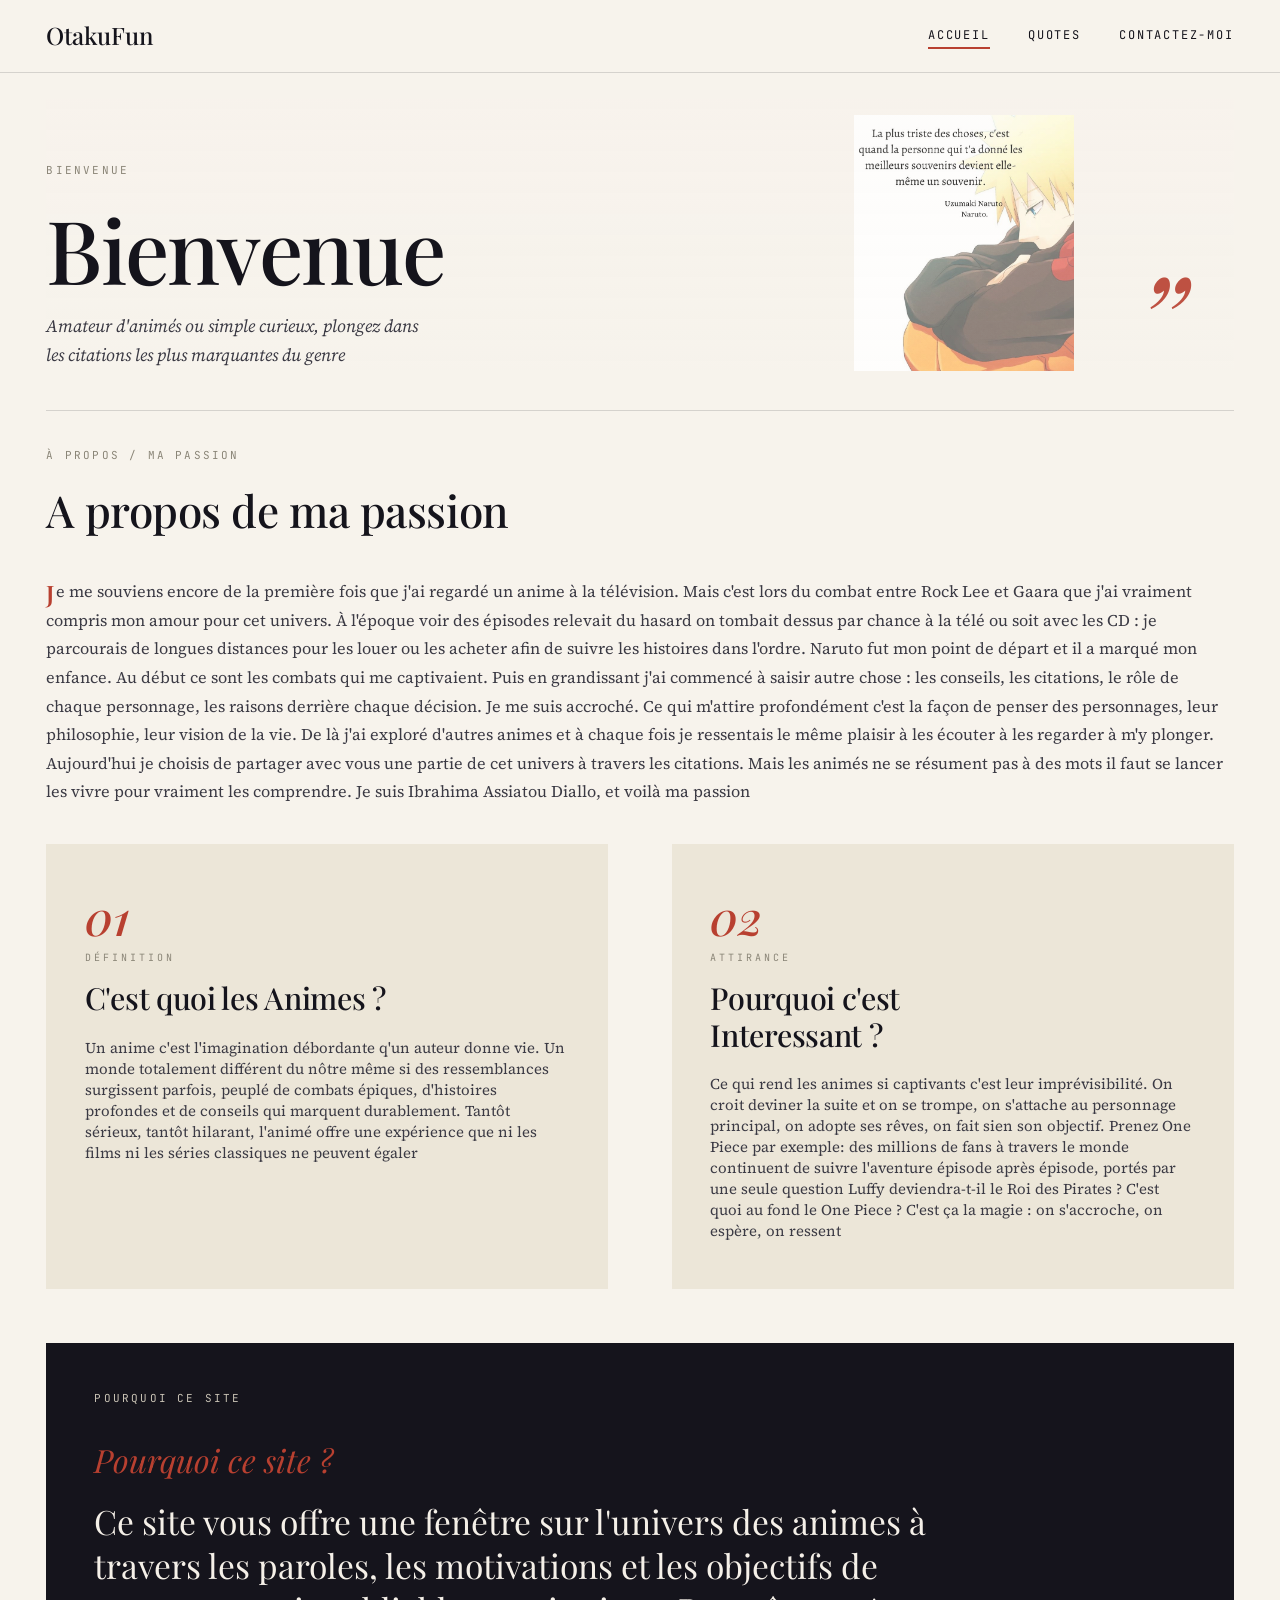
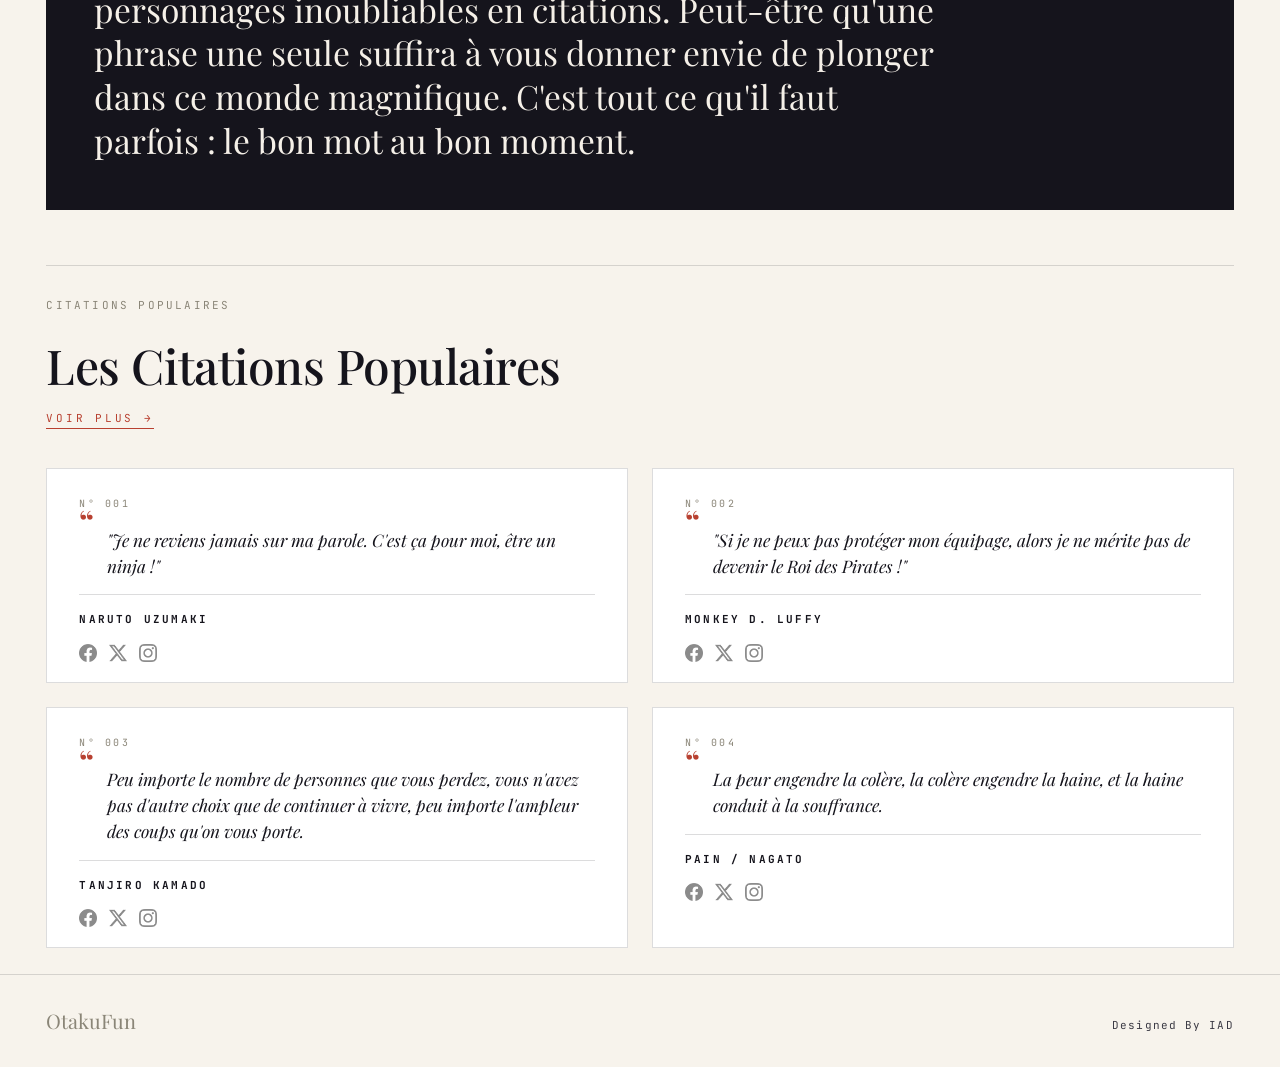
<file: index.html>
<!DOCTYPE html>
<html lang="fr">

<head>
    <meta charset="UTF-8">
    <meta name="viewport" content="width=device-width, initial-scale=1.0">
    <meta name="description"
        content="OtakuFun — La voix des animés. Amateur d'animés ou simple curieux, plongez dans les citations les plus marquantes du genre.">
    <title>OtakuFun</title>

    <link rel="preconnect" href="https://fonts.googleapis.com">
    <link rel="preconnect" href="https://fonts.gstatic.com" crossorigin>
    <link
        href="https://fonts.googleapis.com/css2?family=Playfair+Display:ital,wght@0,400;0,500;0,600;0,700;1,400;1,500;1,700&family=Source+Serif+4:ital,wght@0,400;0,600;1,400&family=JetBrains+Mono:wght@400;500;700&display=swap"
        rel="stylesheet">

    <link rel="stylesheet" href="style.css">
    <link rel="stylesheet" href="print.css" media="print">

</head>

<body>
    
    <header class="site-header">
        <a href="index.html" class="logo">OtakuFun</a>
        <nav class="site-nav">
            <a href="index.html" aria-current="page">Accueil</a>
            <a href="quotes.html">Quotes</a>
            <a href="contact.html">Contactez-moi</a>
        </nav>
    </header>

    <section class="page">
        <div class="hero">
            <h1>Bienvenue</h1>
            <p>Amateur d'animés ou simple curieux, plongez dans les citations les plus marquantes du genre</p>
        </div>
        <h1 class="about-title">A propos de ma passion</h1>
        <p class="about-text">Je me souviens encore de la première fois que j'ai regardé un anime à la télévision. Mais c'est lors du
            combat entre Rock Lee et Gaara que j'ai vraiment compris mon amour pour cet univers. À l'époque voir des
            épisodes relevait du hasard on tombait dessus par chance à la télé ou soit avec les CD : je parcourais
            de longues distances pour les louer ou les acheter afin de suivre les histoires dans l'ordre.
            Naruto fut mon point de départ et il a marqué mon enfance. Au début ce sont les combats qui me
            captivaient. Puis en grandissant j'ai commencé à saisir autre chose : les conseils, les citations, le rôle
            de chaque personnage, les raisons derrière chaque décision. Je me suis accroché. Ce qui m'attire
            profondément c'est la façon de penser des personnages, leur philosophie, leur vision de la vie.
            De là j'ai exploré d'autres animes et à chaque fois je ressentais le même plaisir à les écouter à les
            regarder à m'y plonger.
            Aujourd'hui je choisis de partager avec vous une partie de cet univers à travers les citations. Mais les
            animés ne se résument pas à des mots il faut se lancer les vivre pour vraiment les comprendre.
            Je suis Ibrahima Assiatou Diallo, et voilà ma passion</p>

        <div class="card card--definition">
            <h1>C'est quoi les Animes ?</h1>
            <p>Un anime c'est l'imagination débordante q'un auteur donne vie. Un monde totalement différent du nôtre
                même si des ressemblances surgissent parfois, peuplé de combats épiques, d'histoires profondes et de
                conseils qui marquent durablement. Tantôt sérieux, tantôt hilarant, l'animé offre une expérience que ni
                les films ni les séries classiques ne peuvent égaler</p>
        </div>

        <div class="card card--attirance">
            <h1>Pourquoi c'est Interessant ?</h1>
            <p>Ce qui rend les animes si captivants c'est leur imprévisibilité. On croit deviner la suite et on se
                trompe,
                on s'attache au personnage principal, on adopte ses rêves, on fait sien son objectif. Prenez One Piece
                par exemple:
                des millions de fans à travers le monde continuent de suivre l'aventure épisode après épisode, portés
                par une seule question Luffy deviendra-t-il le Roi des Pirates ? C'est quoi au fond le One Piece
                ? C'est ça la magie : on s'accroche, on espère, on ressent</p>
        </div>

        <div class="feature">
            <h1>Pourquoi ce site ?</h1>
            <p>Ce site vous offre une fenêtre sur l'univers des animes à travers les paroles, les motivations et les
                objectifs de personnages inoubliables en citations. Peut-être qu'une phrase une seule
                suffira à vous donner envie de plonger dans ce monde magnifique. C'est tout ce qu'il faut parfois : le
                bon mot au bon moment.</p>
        </div>

        <div class="quotes-header">
            <h1>Les Citations Populaires</h1>
            <a href="quotes.html" class="quotes-header__link">
                <h2>voir plus</h2>
            </a>
        </div>
        <div class="quotes-grid">
            <div class="quote-card">
                <p class="quote-card__text">"Je ne reviens jamais sur ma parole. C'est ça pour moi, être un ninja !" <span class="quote-card__author">Naruto Uzumaki</span></p>
                <div class="quote-card__socials">
                    <img src="facebook.png" alt="facebook icon">
                    <img src="twitter-alt.png" alt="x icon">
                    <img src="instagram.png" alt="instagram icon">
                </div>
            </div>
            <div class="quote-card">
                <p class="quote-card__text">"Si je ne peux pas protéger mon équipage, alors je ne mérite pas de devenir le Roi des Pirates !" <span class="quote-card__author">Monkey D. Luffy</span></p>
                <div class="quote-card__socials">
                    <img src="facebook.png" alt="facebook icon">
                    <img src="twitter-alt.png" alt="x icon">
                    <img src="instagram.png" alt="instagram icon">
                </div>
            </div>
            <div class="quote-card">
                <p class="quote-card__text">Peu importe le nombre de personnes que vous perdez, vous n'avez pas d'autre choix que de continuer à
                    vivre, peu importe l'ampleur des coups qu'on vous porte. <span class="quote-card__author">Tanjiro Kamado</span></p>
                <div class="quote-card__socials">
                    <img src="facebook.png" alt="facebook icon">
                    <img src="twitter-alt.png" alt="x icon">
                    <img src="instagram.png" alt="instagram icon">
                </div>
            </div>
            <div class="quote-card">
                <p class="quote-card__text">La peur engendre la colère, la colère engendre la haine, et la haine conduit à la souffrance. <span class="quote-card__author">Pain / Nagato</span></p>
                <div class="quote-card__socials">
                    <img src="facebook.png" alt="facebook icon">
                    <img src="twitter-alt.png" alt="x icon">
                    <img src="instagram.png" alt="instagram icon">
                </div>
            </div>
        </div>
    </section>

    <footer class="site-footer">
        <div class="site-footer__brand">
            OtakuFun
        </div>
        <div class="site-footer__credit">
            Designed By IAD
        </div>
    </footer>
</body>

</html>
</file>
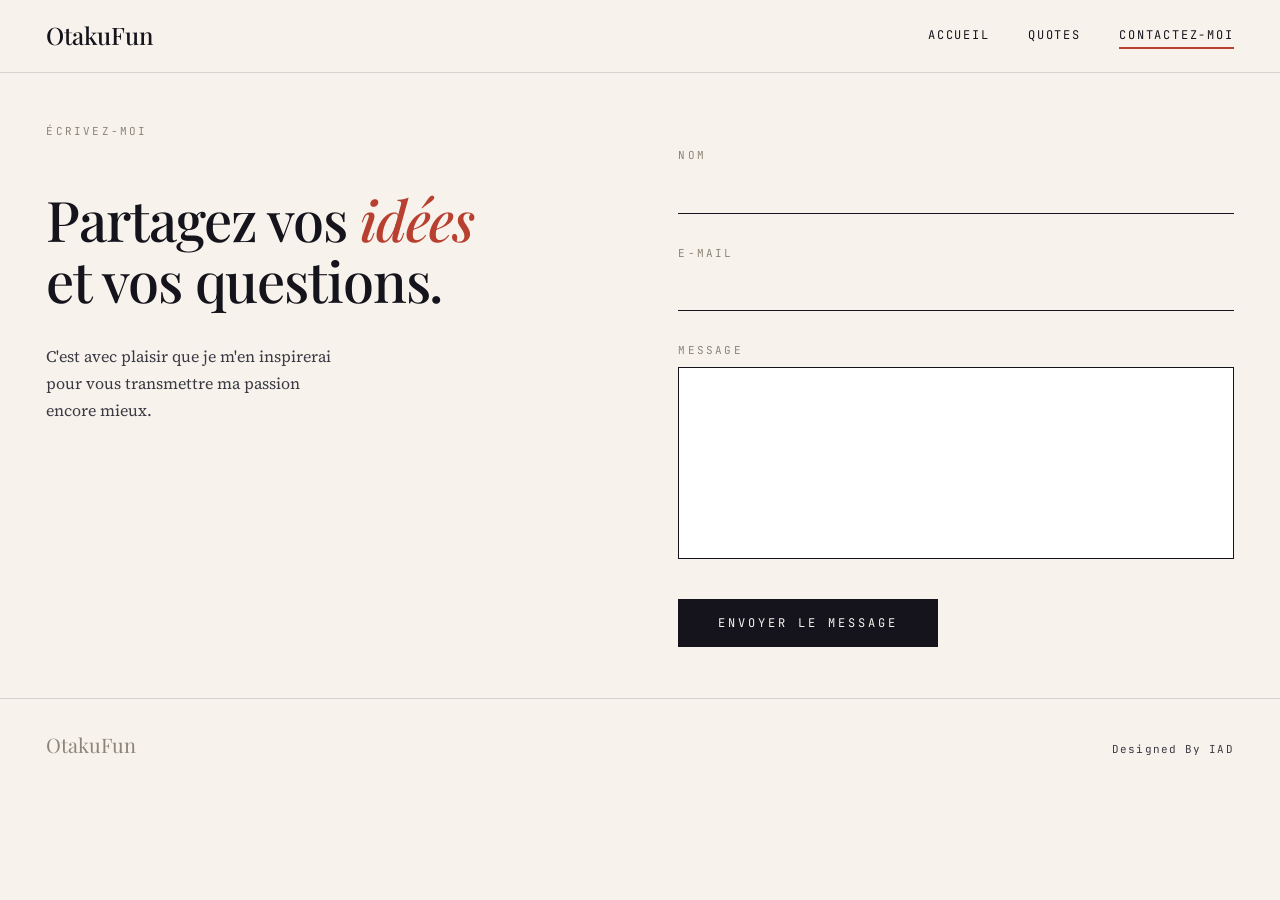
<file: contact.html>
<!DOCTYPE html>
<html lang="en">

<head>
    <meta charset="UTF-8">
    <meta name="viewport" content="width=device-width, initial-scale=1.0">
    <meta name="description"
        content="OtakuFun — La voix des animés. Amateur d'animés ou simple curieux, plongez dans les citations les plus marquantes du genre.">
    <title>OtakuFun</title>

    <link rel="preconnect" href="https://fonts.googleapis.com">
    <link rel="preconnect" href="https://fonts.gstatic.com" crossorigin>
    <link
        href="https://fonts.googleapis.com/css2?family=Playfair+Display:ital,wght@0,400;0,500;0,600;0,700;1,400;1,500;1,700&family=Source+Serif+4:ital,wght@0,400;0,600;1,400&family=JetBrains+Mono:wght@400;500;700&display=swap"
        rel="stylesheet">

    <link rel="stylesheet" href="style.css">
    <link rel="stylesheet" href="print.css" media="print">

</head>

<body>
    <header class="site-header">
        <a href="index.html" class="logo">OtakuFun</a>
        <nav class="site-nav">
            <a href="index.html">Accueil</a>
            <a href="quotes.html">Quotes</a>
            <a href="contact.html" aria-current="page">Contactez-moi</a>
        </nav>
    </header>

    <section class="contact">
        <div class="contact__intro">
            <h1 class="contact__title">
                Partagez vos <em>idées</em> et vos questions.
            </h1>
            <p class="contact__lead">
                C'est avec plaisir que je m'en inspirerai pour vous transmettre ma passion encore mieux.
            </p>
        </div>

        <form action="#" method="post" class="contact-form">
            <div class="field">
                <label for="name" class="field__label">Nom</label>
                <input type="text" name="user_name" id="name" class="field__input" required />
            </div>

            <div class="field">
                <label for="mail" class="field__label">E-mail</label>
                <input type="email" name="user_mail" id="mail" class="field__input" required />
            </div>

            <div class="field">
                <label for="msg" class="field__label">Message</label>
                <textarea name="user_message" id="msg" class="field__input field__input--area" rows="6" required></textarea>
            </div>

            <button type="submit" class="contact-form__submit">Envoyer le message</button>
        </form>
    </section>
    
    <footer class="site-footer">
        <div class="site-footer__brand">
            OtakuFun
        </div>
        <div class="site-footer__credit">
            Designed By IAD
        </div>
    </footer>
</body>

</html>
</file>
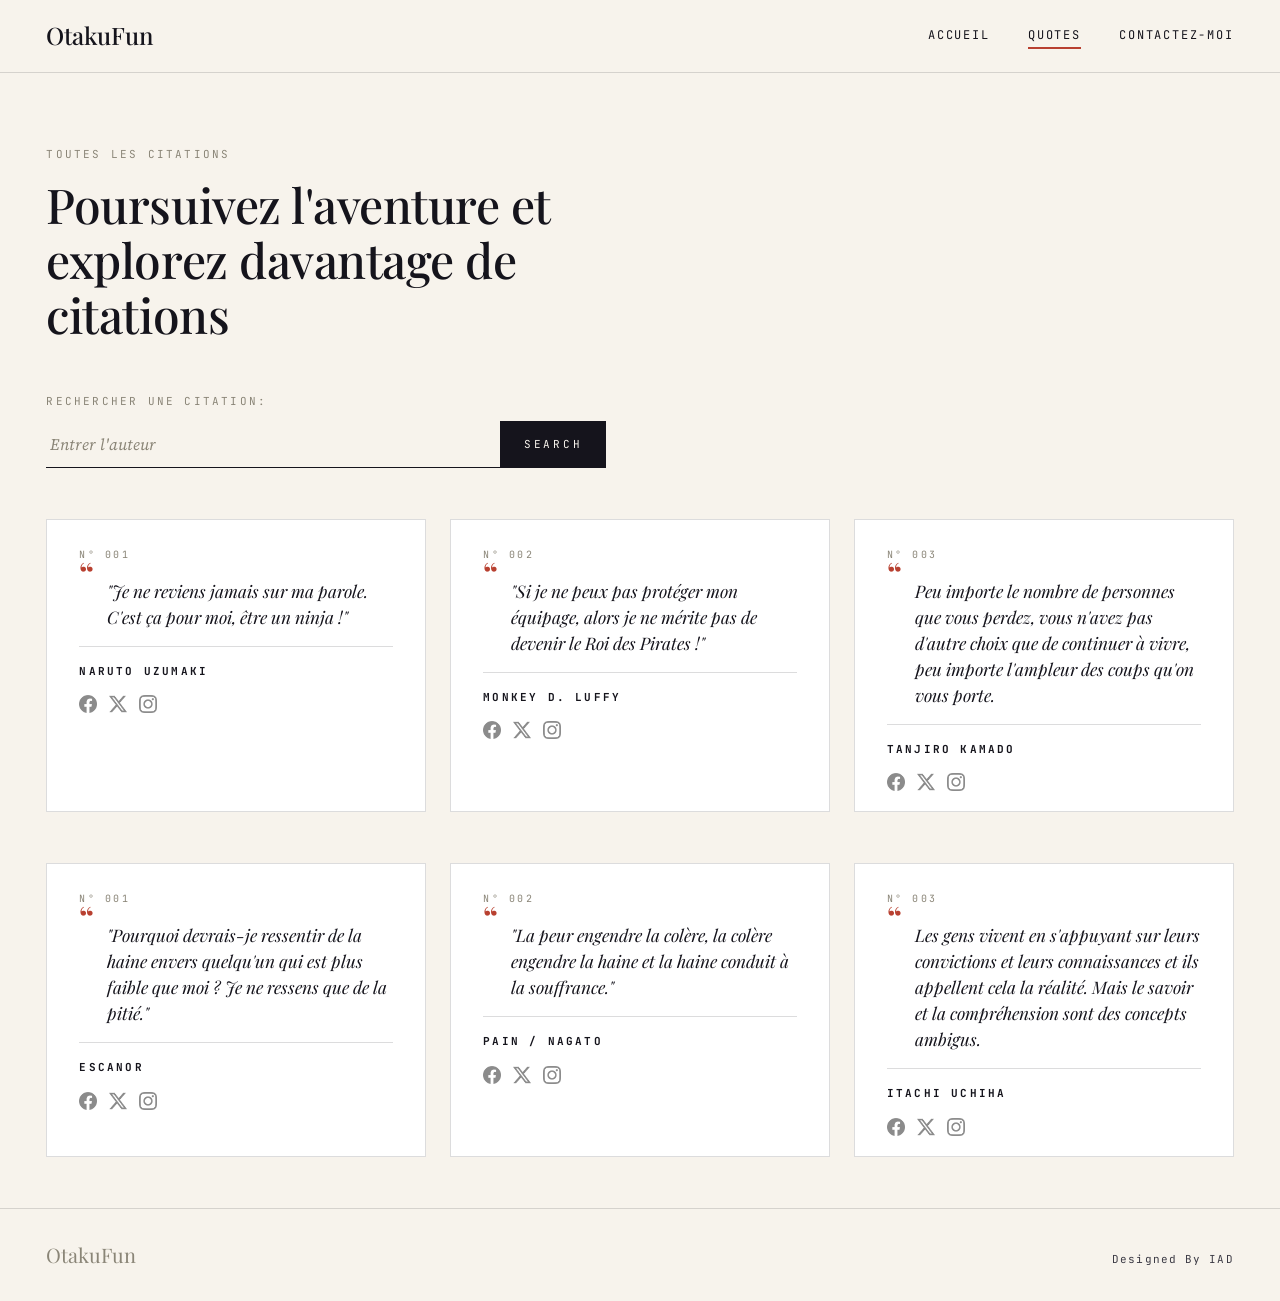
<file: quotes.html>
<!DOCTYPE html>
<html lang="fr">

<head>
    <meta charset="UTF-8">
    <meta name="viewport" content="width=device-width, initial-scale=1.0">
    <title>Quotes</title>
    <link rel="preconnect" href="https://fonts.googleapis.com">
    <link rel="preconnect" href="https://fonts.gstatic.com" crossorigin>
    <link
        href="https://fonts.googleapis.com/css2?family=Playfair+Display:ital,wght@0,400;0,500;0,600;0,700;1,400;1,500;1,700&family=Source+Serif+4:ital,wght@0,400;0,600;1,400&family=JetBrains+Mono:wght@400;500;700&display=swap"
        rel="stylesheet">
    <link rel="stylesheet" href="style.css">
    <link rel="stylesheet" href="print.css" media="print">
</head>

<body>
    <header class="site-header">
        <a href="index.html" class="logo">OtakuFun</a>
        <nav class="site-nav">
            <a href="index.html">Accueil</a>
            <a href="quotes.html" aria-current="page">Quotes</a>
            <a href="contact.html">Contactez-moi</a>
        </nav>
    </header>

    <section class="quotes-page">
        <h1 class="quotes-page__title">Poursuivez l'aventure et explorez davantage de citations</h1>

        <form class="search" role="search">
            <label for="quote-search" class="search__label">Rechercher une citation:</label>
            <div class="search__field">
                <input type="search" name="q" placeholder="Entrer l'auteur" id="quote-search" class="search__input" />
                <button type="submit" class="search__button">Search</button>
            </div>
        </form>

        <div class="quotes-grid">
            <div class="quote-card">
                <p class="quote-card__text">"Je ne reviens jamais sur ma parole. C'est ça pour moi, être un ninja !"
                    <span class="quote-card__author">Naruto Uzumaki</span></p>
                <div class="quote-card__socials">
                    <img src="facebook.png" alt="facebook icon">
                    <img src="twitter-alt.png" alt="x icon">
                    <img src="instagram.png" alt="instagram icon">
                </div>
            </div>
            <div class="quote-card">
                <p class="quote-card__text">"Si je ne peux pas protéger mon équipage, alors je ne mérite pas de devenir
                    le Roi des Pirates !" <span class="quote-card__author">Monkey D. Luffy</span></p>
                <div class="quote-card__socials">
                    <img src="facebook.png" alt="facebook icon">
                    <img src="twitter-alt.png" alt="x icon">
                    <img src="instagram.png" alt="instagram icon">
                </div>
            </div>
            <div class="quote-card">
                <p class="quote-card__text">Peu importe le nombre de personnes que vous perdez, vous n'avez pas d'autre
                    choix que de continuer à vivre, peu importe l'ampleur des coups qu'on vous porte. <span
                        class="quote-card__author">Tanjiro Kamado</span></p>
                <div class="quote-card__socials">
                    <img src="facebook.png" alt="facebook icon">
                    <img src="twitter-alt.png" alt="x icon">
                    <img src="instagram.png" alt="instagram icon">
                </div>
            </div>
        </div>

        <div class="quotes-grid">
            <div class="quote-card">
                <p class="quote-card__text">"Pourquoi devrais-je ressentir de la haine envers quelqu'un qui est plus
                    faible que moi ? Je ne ressens que de la pitié." <span class="quote-card__author">Escanor</span></p>
                <div class="quote-card__socials">
                    <img src="facebook.png" alt="facebook icon">
                    <img src="twitter-alt.png" alt="x icon">
                    <img src="instagram.png" alt="instagram icon">
                </div>
            </div>
            <div class="quote-card">
                <p class="quote-card__text">"La peur engendre la colère, la colère engendre la haine et la haine conduit
                    à la souffrance." <span class="quote-card__author">Pain / Nagato</span></p>
                <div class="quote-card__socials">
                    <img src="facebook.png" alt="facebook icon">
                    <img src="twitter-alt.png" alt="x icon">
                    <img src="instagram.png" alt="instagram icon">
                </div>
            </div>
            <div class="quote-card">
                <p class="quote-card__text">Les gens vivent en s'appuyant sur leurs convictions et leurs connaissances
                    et ils appellent cela la réalité. Mais le savoir et la compréhension sont des concepts ambigus.
                    <span class="quote-card__author">Itachi Uchiha</span></p>
                <div class="quote-card__socials">
                    <img src="facebook.png" alt="facebook icon">
                    <img src="twitter-alt.png" alt="x icon">
                    <img src="instagram.png" alt="instagram icon">
                </div>
            </div>
        </div>
    </section>


    <footer class="site-footer">
        <div class="site-footer__brand">OtakuFun</div>
        <div class="site-footer__credit">Designed By IAD</div>
    </footer>
</body>

</html>
</file>
<file: style.css>
*,
*::before,
*::after {
  box-sizing: border-box;
}
body,
h1,
h2,
h3,
p {
  margin: 0;
  padding: 0;
}
a {
  color: inherit;
  text-decoration: none;
}
img {
  max-width: 100%;
  display: block;
}
body {
  font-family: "Source Serif 4", "Source Serif Pro", Georgia, serif;
  font-size: 15px;
  line-height: 1.4;
  color: #15141c;
  background: #f7f3ec;
  -webkit-font-smoothing: antialiased;
}
::selection {
  background: #b84030;
  color: #f7f3ec;
}
.site-header {
  border-bottom: 1px solid rgba(21, 20, 28, 0.15);
  padding: 1.2rem clamp(1.25rem, 3vw + 0.5rem, 3rem);
  display: flex;
  align-items: center;
  justify-content: space-between;
  flex-wrap: wrap;
  max-width: 1280px;
  margin: 0 auto;
}
.logo {
  font-family: "Playfair Display", "Times New Roman", Georgia, serif;
  font-size: 1.5rem;
  font-weight: 500;
  color: #15141c;
}
.site-nav {
  display: flex;
  gap: clamp(1rem, 3vw, 2.5rem);
}
.site-nav a {
  font-family: "JetBrains Mono", ui-monospace, "SFMono-Regular", Menlo, monospace;
  font-size: 12px;
  letter-spacing: 0.15em;
  text-transform: uppercase;
  color: #15141c;
  padding: 0.25rem 0;
  border-bottom: 2px solid transparent;
  transition: color 0.15s, border-color 0.15s;
}
.site-nav a:hover {
  color: #b84030;
}
.site-nav a[aria-current="page"] {
  border-bottom-color: #b84030;
}
.page {
  display: grid;
  grid-template-columns: 1fr 1fr;
  max-width: 1280px;
  margin: 0 auto;
  padding: clamp(1rem, 2vw, 4rem) clamp(1.25rem, 3vw + 0.5rem, 3rem);
  row-gap: clamp(2rem, 3vw, 4rem);
  column-gap: clamp(2rem, 5vw, 5rem);
}
.page > * {
  grid-column: 1 / -1;
  min-width: 0;
}
.card--definition {
  grid-column: 1;
}
.card--attirance {
  grid-column: 2 / 3;
}
.hero {
  position: relative;
  padding-block: clamp(2rem, 5vw, 4rem) 0;
  background: linear-gradient(rgba(247, 243, 236, 0.209), rgba(247, 243, 236, 0.156)), url("image_quoted.jpeg") right 10rem top 1rem / 20rem 30rem no-repeat;
  background-size: contain;
}
.hero::before {
  content: "Bienvenue";
  display: block;
  font-family: "JetBrains Mono", ui-monospace, "SFMono-Regular", Menlo, monospace;
  font-size: 11px;
  letter-spacing: 0.2em;
  text-transform: uppercase;
  color: #8a8577;
  margin-bottom: 2.5rem;
}
.hero::after {
  content: "\201D";
  position: absolute;
  right: clamp(0rem, 4vw, 3rem);
  top: clamp(5rem, 12vw, 10rem);
  font-family: "Playfair Display", "Times New Roman", Georgia, serif;
  font-style: italic;
  font-size: clamp(4rem, 10vw, 8rem);
  color: #b84030;
  line-height: 1;
  opacity: 0.9;
  pointer-events: none;
}
.hero > h1 {
  font-family: "Playfair Display", "Times New Roman", Georgia, serif;
  font-weight: 500;
  font-size: clamp(2.5rem, 7vw + 0.5rem, 5.5rem);
  line-height: 0.7;
  letter-spacing: -0.02em;
  max-width: 16ch;
  margin-bottom: 2rem;
}
.hero > p {
  max-width: 42ch;
  font-size: 1.1rem;
  color: #3b3a44;
  line-height: 1.7;
  font-style: italic;
}
.about-title {
  position: relative;
  padding-top: 1cm;
  border-top: 1px solid rgba(21, 20, 28, 0.15);
  font-family: "Playfair Display", "Times New Roman", Georgia, serif;
  font-weight: 500;
  line-height: 1.2;
  letter-spacing: -0.01em;
  font-size: clamp(1.75rem, 3vw + 1rem, 2.75rem);
  line-height: 1.15;
}
.about-title::before {
  content: "À propos / Ma passion";
  display: block;
  font-family: "JetBrains Mono", ui-monospace, "SFMono-Regular", Menlo, monospace;
  font-size: 11px;
  letter-spacing: 0.2em;
  text-transform: uppercase;
  color: #8a8577;
  margin-bottom: 1.5rem;
  font-weight: 400;
}
.about-text {
  column-count: 1;
  column-rule: 1px solid rgba(21, 20, 28, 0.15);
  color: #3b3a44;
  font-size: 1.02rem;
  line-height: 1.75;
  margin-top: 0.2rem;
}
.about-text::first-letter {
  font-family: "Playfair Display", "Times New Roman", Georgia, serif;
  font-size: 1.5rem;
  font-weight: 600;
  color: #b84030;
  float: left;
  line-height: 1;
  margin: 0.2rem 0.1rem 0 0;
}
.card {
  background: #ece6d8;
  padding: clamp(2rem, 4vw, 3rem) clamp(1.5rem, 3vw, 2.5rem);
  position: relative;
}
.card::before {
  display: block;
  font-family: "Playfair Display", "Times New Roman", Georgia, serif;
  font-style: italic;
  font-weight: 500;
  font-size: 3rem;
  color: #b84030;
  line-height: 1;
  margin-bottom: 0.75rem;
}
.card--definition::before {
  content: "01";
}
.card--attirance::before {
  content: "02";
}
.card > h1 {
  font-family: "Playfair Display", "Times New Roman", Georgia, serif;
  font-weight: 500;
  line-height: 1.2;
  letter-spacing: -0.01em;
  font-size: clamp(1.4rem, 2vw + 0.75rem, 1.9rem);
  margin-bottom: 1.25rem;
  max-width: 16ch;
}
.card > h1::before {
  display: block;
  font-family: "JetBrains Mono", ui-monospace, "SFMono-Regular", Menlo, monospace;
  font-size: 10px;
  letter-spacing: 0.3em;
  text-transform: uppercase;
  color: #8a8577;
  margin-bottom: 1rem;
  font-weight: 400;
}
.card--definition > h1::before {
  content: "Définition";
}
.card--attirance > h1::before {
  content: "Attirance";
}
.card > p {
  color: #3b3a44;
}
.feature {
  background: #15141c;
  color: #f5f0e8;
  padding: clamp(3rem, 4vw, 2rem) clamp(2rem, 4vw, 3rem);
  margin-block: 1rem;
}
.feature::before {
  content: "Pourquoi ce site";
  display: block;
  font-family: "JetBrains Mono", ui-monospace, "SFMono-Regular", Menlo, monospace;
  font-size: 11px;
  letter-spacing: 0.2em;
  text-transform: uppercase;
  color: #8a8577;
  color: #c9c3b5;
  margin-bottom: 2rem;
}
.feature > h1 {
  font-family: "Playfair Display", "Times New Roman", Georgia, serif;
  font-style: italic;
  font-weight: 400;
  font-size: clamp(1.4rem, 2vw + 0.75rem, 2rem);
  line-height: 1.3;
  color: #b84030;
  margin-bottom: 1.25rem;
}
.feature > p {
  font-family: "Playfair Display", "Times New Roman", Georgia, serif;
  font-weight: 400;
  font-size: clamp(1.25rem, 2vw + 0.5rem, 2.25rem);
  line-height: 1.3;
  max-width: 42ch;
  color: #f5f0e8;
}
.quotes-header {
  position: relative;
  padding-top: 2rem;
  border-top: 1px solid rgba(21, 20, 28, 0.15);
}
.quotes-header::before {
  content: "Citations populaires";
  display: block;
  font-family: "JetBrains Mono", ui-monospace, "SFMono-Regular", Menlo, monospace;
  font-size: 11px;
  letter-spacing: 0.2em;
  text-transform: uppercase;
  color: #8a8577;
  margin-bottom: 1.5rem;
}
.quotes-header > h1 {
  font-family: "Playfair Display", "Times New Roman", Georgia, serif;
  font-weight: 500;
  line-height: 1.2;
  letter-spacing: -0.01em;
  font-size: clamp(1.75rem, 3vw + 1rem, 3rem);
  max-width: 22ch;
}
.quotes-header__link {
  display: inline-block;
  margin-top: 1rem;
}
.quotes-header__link h2 {
  font-family: "JetBrains Mono", ui-monospace, "SFMono-Regular", Menlo, monospace;
  font-size: 11px;
  letter-spacing: 0.25em;
  text-transform: uppercase;
  color: #b84030;
  font-weight: 400;
  border-bottom: 1px solid #b84030;
  padding-bottom: 2px;
}
.quotes-header__link h2::after {
  content: "  →";
}
.quotes-grid {
  display: grid;
  grid-template-columns: 1fr 1fr;
  gap: 1.5rem;
  counter-reset: qcard;
}
.quote-card {
  border: 1px solid rgba(21, 20, 28, 0.15);
  background: #fff;
  padding: 1.75rem clamp(1.25rem, 2.5vw, 2rem) 1.25rem;
  display: flex;
  flex-direction: column;
  gap: 1rem;
  transition: border-color 0.2s, transform 0.2s;
  counter-increment: qcard;
  position: relative;
}
.quote-card:hover {
  border-color: #15141c;
  transform: translateY(-2px);
}
.quote-card::before {
  content: "N°  00" counter(qcard);
  display: block;
  font-family: "JetBrains Mono", ui-monospace, "SFMono-Regular", Menlo, monospace;
  font-size: 10px;
  letter-spacing: 0.25em;
  text-transform: uppercase;
  color: #8a8577;
}
.quote-card::after {
  content: "\201C";
  position: absolute;
  top: 2.8rem;
  left: clamp(1.25rem, 2.5vw, 2rem);
  font-family: "Playfair Display", "Times New Roman", Georgia, serif;
  font-size: 2rem;
  color: #b84030;
  font-weight: 700;
  line-height: 0.5;
}
.quote-card__text {
  font-family: "Playfair Display", "Times New Roman", Georgia, serif;
  font-style: italic;
  font-size: 1.08rem;
  line-height: 1.5;
  color: #15141c;
  padding-left: 1.75rem;
}
.quote-card__author {
  display: block;
  margin-top: 1rem;
  padding-top: 1rem;
  border-top: 1px solid rgba(21, 20, 28, 0.15);
  margin-left: -1.75rem;
  font-family: "JetBrains Mono", ui-monospace, "SFMono-Regular", Menlo, monospace;
  font-style: normal;
  font-size: 11px;
  letter-spacing: 0.2em;
  text-transform: uppercase;
  color: #15141c;
  font-weight: 700;
}
.quote-card__socials {
  display: flex;
  gap: 0.75rem;
}
.quote-card__socials img {
  width: 18px;
  height: 18px;
  opacity: 0.45;
  filter: grayscale(1);
  transition: opacity 0.15s, filter 0.15s;
  cursor: pointer;
}
.quote-card__socials img:hover {
  opacity: 1;
  filter: grayscale(0);
}
.quotes-page {
  max-width: 1280px;
  margin: 0 auto;
  padding: clamp(2rem, 4vw, 5rem) clamp(1.25rem, 3vw + 0.5rem, 3rem);
  display: flex;
  flex-direction: column;
  gap: clamp(2rem, 4vw, 3.5rem);
}
.quotes-page__title {
  font-family: "Playfair Display", "Times New Roman", Georgia, serif;
  font-weight: 500;
  line-height: 1.2;
  letter-spacing: -0.01em;
  font-size: clamp(1.75rem, 3vw + 1rem, 3rem);
  line-height: 1.15;
  max-width: 22ch;
  position: relative;
  padding-top: 1.5rem;
}
.quotes-page__title::before {
  content: "Toutes les citations";
  display: block;
  font-family: "JetBrains Mono", ui-monospace, "SFMono-Regular", Menlo, monospace;
  font-size: 11px;
  letter-spacing: 0.2em;
  text-transform: uppercase;
  color: #8a8577;
  font-weight: 400;
  margin-bottom: 1rem;
}
.quotes-page .quotes-grid {
  grid-template-columns: repeat(3, 1fr);
}
.search {
  display: flex;
  flex-direction: column;
  gap: 0.75rem;
  max-width: 560px;
}
.search__label {
  display: block;
  font-family: "JetBrains Mono", ui-monospace, "SFMono-Regular", Menlo, monospace;
  font-size: 11px;
  letter-spacing: 0.2em;
  text-transform: uppercase;
  color: #8a8577;
}
.search__field {
  display: flex;
  align-items: stretch;
  border-bottom: 1px solid #15141c;
  transition: border-color 0.2s;
}
.search__field:focus-within {
  border-bottom-color: #b84030;
}
.search__input {
  flex: 1;
  border: 0;
  background: transparent;
  padding: 0.75rem 0.25rem;
  font-family: "Source Serif 4", "Source Serif Pro", Georgia, serif;
  font-size: 1rem;
  color: #15141c;
  outline: none;
}
.search__input::placeholder {
  color: #8a8577;
  font-style: italic;
}
.search__input::-webkit-search-cancel-button {
  appearance: none;
}
.search__button {
  border: 0;
  background: #15141c;
  color: #f7f3ec;
  font-family: "JetBrains Mono", ui-monospace, "SFMono-Regular", Menlo, monospace;
  letter-spacing: 0.25em;
  text-transform: uppercase;
  cursor: pointer;
  transition: background 0.2s;
  padding: 0 1.5rem;
  font-size: 11px;
}
.search__button:hover {
  background: #b84030;
}
.contact {
  max-width: 1280px;
  margin: 0 auto;
  padding: clamp(2rem, 4vw, 5rem) clamp(1.25rem, 3vw + 0.5rem, 3rem);
  display: grid;
  grid-template-columns: 1fr 1fr;
  gap: clamp(2rem, 6vw, 6rem);
  align-items: start;
}
.contact__intro::before {
  content: "Écrivez-moi";
  display: block;
  font-family: "JetBrains Mono", ui-monospace, "SFMono-Regular", Menlo, monospace;
  font-size: 11px;
  letter-spacing: 0.2em;
  text-transform: uppercase;
  color: #8a8577;
  margin-bottom: 3rem;
}
.contact__title {
  font-family: "Playfair Display", "Times New Roman", Georgia, serif;
  font-weight: 500;
  line-height: 1.2;
  letter-spacing: -0.01em;
  font-size: clamp(2rem, 4vw + 0.5rem, 3.5rem);
  line-height: 1.1;
  letter-spacing: -0.02em;
  max-width: 14ch;
  margin-bottom: 2rem;
}
.contact__title em {
  font-style: italic;
  color: #b84030;
}
.contact__lead {
  max-width: 38ch;
  font-size: 1rem;
  line-height: 1.7;
  color: #3b3a44;
}
.contact-form {
  display: flex;
  flex-direction: column;
  gap: 2rem;
  padding-top: 1.5rem;
}
.contact-form__submit {
  border: 0;
  background: #15141c;
  color: #f7f3ec;
  font-family: "JetBrains Mono", ui-monospace, "SFMono-Regular", Menlo, monospace;
  letter-spacing: 0.25em;
  text-transform: uppercase;
  cursor: pointer;
  transition: background 0.2s;
  align-self: flex-start;
  margin-top: 0.5rem;
  padding: 1rem 2.5rem;
  font-size: 12px;
}
.contact-form__submit:hover {
  background: #b84030;
}
.field {
  display: flex;
  flex-direction: column;
  gap: 0.5rem;
}
.field__label {
  display: block;
  font-family: "JetBrains Mono", ui-monospace, "SFMono-Regular", Menlo, monospace;
  font-size: 11px;
  letter-spacing: 0.2em;
  text-transform: uppercase;
  color: #8a8577;
}
.field__input {
  border: 0;
  border-bottom: 1px solid #15141c;
  background: transparent;
  padding: 0.6rem 0;
  font-family: "Source Serif 4", "Source Serif Pro", Georgia, serif;
  font-size: 1rem;
  color: #15141c;
  outline: none;
  transition: border-color 0.2s;
  width: 100%;
}
.field__input:focus {
  border-bottom-color: #b84030;
}
.field__input--area {
  border: 1px solid #15141c;
  background: #fff;
  padding: 0.75rem 1rem;
  min-height: 12rem;
  resize: none;
  font-family: "Source Serif 4", "Source Serif Pro", Georgia, serif;
  line-height: 1.5;
}
.field__input--area:focus {
  border-color: #b84030;
}
.site-footer {
  border-top: 1px solid rgba(21, 20, 28, 0.15);
  padding: 2rem clamp(1.25rem, 3vw + 0.5rem, 3rem);
  max-width: 1280px;
  margin: 0 auto;
  display: flex;
  justify-content: space-between;
  align-items: baseline;
  flex-wrap: wrap;
  gap: 1rem;
}
.site-footer__brand {
  font-family: "Playfair Display", "Times New Roman", Georgia, serif;
  font-size: 1.25rem;
  color: #8a8577;
}
.site-footer__credit {
  font-family: "JetBrains Mono", ui-monospace, "SFMono-Regular", Menlo, monospace;
  font-size: 11px;
  letter-spacing: 0.1em;
  color: #3b3a44;
}
@media (max-width: 780px) {
  .page {
    grid-template-columns: 1fr;
  }
  .card--definition,
  .card--attirance {
    grid-column: 1 / -1;
  }
  .quotes-grid {
    grid-template-columns: 1fr;
  }
  .about-text {
    column-count: 1;
  }
  .contact {
    grid-template-columns: 1fr;
  }
}
@media (prefers-reduced-motion: reduce) {
  *,
  *::before,
  *::after {
    transition: none !important;
    animation: none !important;
  }
}
@media (max-width: 960px) {
  .quotes-page .quotes-grid {
    grid-template-columns: 1fr 1fr;
  }
}
@media (max-width: 640px) {
  .quotes-page .quotes-grid {
    grid-template-columns: 1fr;
  }
}
</file>
<file: print.css>
body {
    background: #fff;
    color: #000;
    font-family: Arial, sans-serif;
    font-size: 11pt;
    line-height: 1.5;
}

.site-nav, .quote-card__socials, .search, .contact-form__submit, .quotes-header > h2 {
    display: none;
}

.hero{
    background: #fff;
}

.card, .feature, .quote-card {
    background: #fff;
    color: #000;
    border: 1px solid #000;
    break-inside: avoid;
    box-shadow: none;
}


.hero::after, .feature > h1,  .contact__title em {
    color: #000;
}

.feature p{
    color: #000;
}

h1 { break-after: avoid; }
footer { break-before: avoid; }

.page,
    .contact {
        display: block;
    }
    .quotes-grid {
        grid-template-columns: 1fr;
    }
</file>
